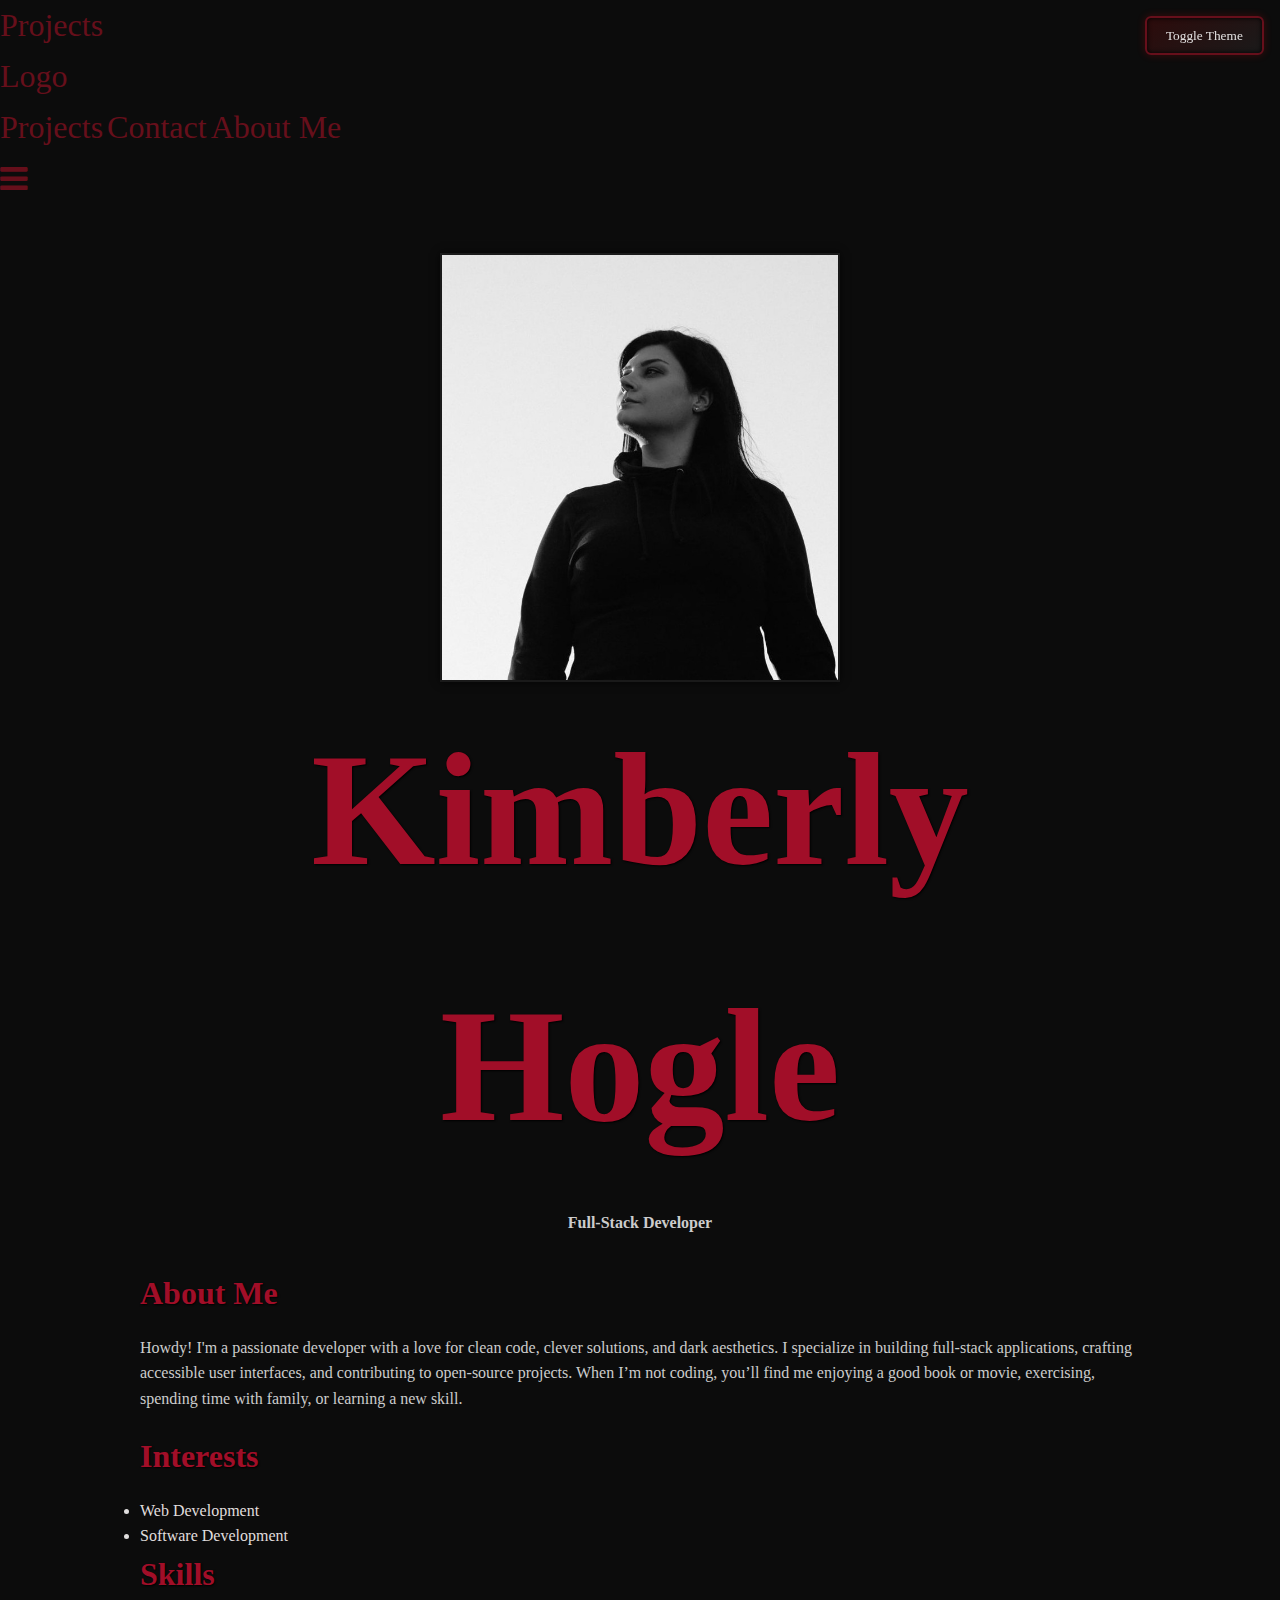
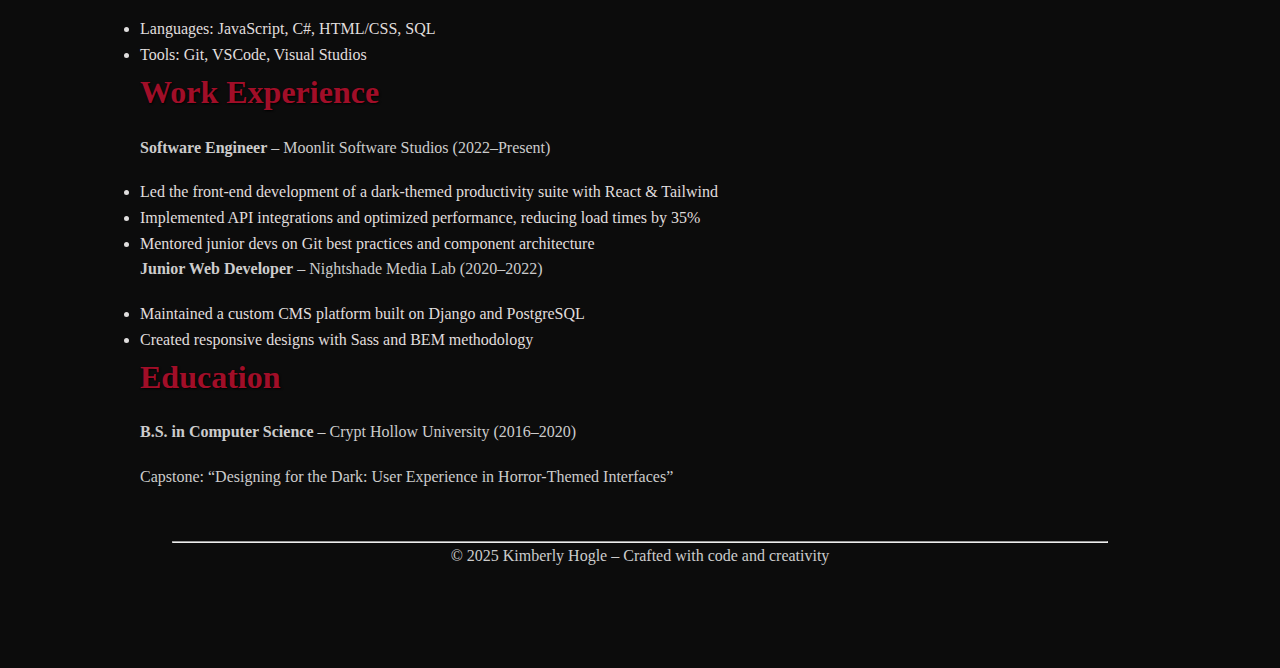
<file: index.html>
<!DOCTYPE html>
<html lang="en">
<head>
    <meta charset="UTF-8">
    <meta name="viewport" content="width=device-width, initial-scale=1.0">
    <link rel="javascript" type="text/javascript" href="javascript.js">
    <link rel="stylesheet" type="text/css" href="css/practice1.css">
    <link rel="stylesheet" href="https://cdnjs.cloudflare.com/ajax/libs/font-awesome/4.7.0/css/font-awesome.min.css">
    <title>Index</title>
</head>
<body>
    <a href="projects.html">Projects</a>



<!-- Top Navigation Menu -->
<div class="topnav">
  <a href="#home" class="active">Logo</a>
  <!-- Navigation links (hidden by default) -->
  <div id="myLinks">
    <a href="projects.html">Projects</a>
    <a href="contact.html">Contact</a>
    <a href="aboutme.html">About Me</a>
  </div>
  <!-- "Hamburger menu" / "Bar icon" to toggle the navigation links -->
  <a href="javascript:void(0);" class="icon" onclick="myFunction()">
    <i class="fa fa-bars"></i>
  </a>
</div>








  <button id="theme-toggle" class="button" style="position: fixed; top: 1rem; right: 1rem; z-index: 1000;">
    Toggle Theme
  </button>

  <div class="container">
    <header style="text-align: center; margin-bottom: 2rem;">
      <div class="image-overlay" style="max-width: 400px; margin: 0 auto;">
        <img src="kimhogle4.jpg" alt="Kimberly Hogle" />
      </div>
      <h1>Kimberly Hogle</h1>
      <p><strong>Full-Stack Developer</strong></p>
    </header>

    <section>
      <h2>About Me</h2>
      <p>
        Howdy! I'm a passionate developer with a love for clean code, clever solutions, and dark aesthetics.
        I specialize in building full-stack applications, crafting accessible user interfaces, and contributing to open-source projects.
        When I’m not coding, you’ll find me enjoying a good book or movie, exercising, spending time with family, or learning a new skill.
      </p>
    </section>

    <section>
      <h2>Interests</h2>
      <ul>
        <li>Web Development</li>
        <li>Software Development</li>

      </ul>
    </section>

    <section>
      <h2>Skills</h2>
      <ul>
        <li>Languages: JavaScript, C#, HTML/CSS, SQL</li>
        <li>Tools: Git, VSCode, Visual Studios</li>

      </ul>
    </section>

    <section>
      <h2>Work Experience</h2>
      <p><strong>Software Engineer</strong> – Moonlit Software Studios (2022–Present)</p>
      <ul>
        <li>Led the front-end development of a dark-themed productivity suite with React & Tailwind</li>
        <li>Implemented API integrations and optimized performance, reducing load times by 35%</li>
        <li>Mentored junior devs on Git best practices and component architecture</li>
      </ul>

      <p><strong>Junior Web Developer</strong> – Nightshade Media Lab (2020–2022)</p>
      <ul>
        <li>Maintained a custom CMS platform built on Django and PostgreSQL</li>
        <li>Created responsive designs with Sass and BEM methodology</li>
      </ul>
    </section>

    <section>
      <h2>Education</h2>
      <p><strong>B.S. in Computer Science</strong> – Crypt Hollow University (2016–2020)</p>
      <p>Capstone: “Designing for the Dark: User Experience in Horror-Themed Interfaces”</p>
    </section>
</body>
    <footer>
      <hr />
      <p>&copy; 2025 Kimberly Hogle – Crafted with code and creativity</p>
    </footer>
  </div>















<script>
  const toggle = document.getElementById('theme-toggle');
  const body = document.body;

  // Load saved preference
  if (localStorage.getItem('theme') === 'light') {
    body.classList.add('light-mode');
  }

  toggle.addEventListener('click', () => {
    body.classList.toggle('light-mode');
    const mode = body.classList.contains('light-mode') ? 'light' : 'dark';
    localStorage.setItem('theme', mode);
  });
</script>
</body>





</html>
</file>
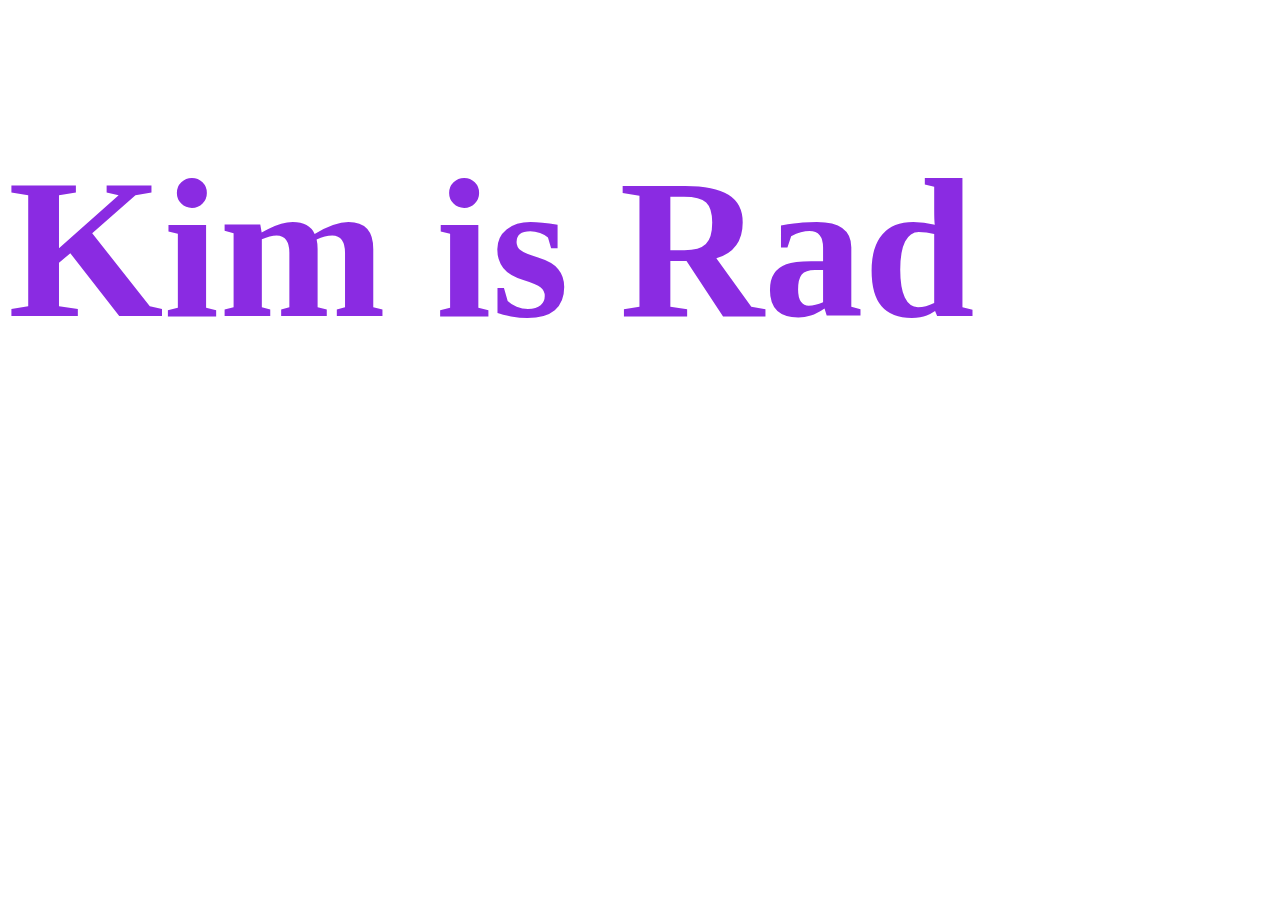
<file: practice1.html>
<!DOCTYPE html>
<html lang="en">
<head>
    <meta charset="UTF-8">
    <meta name="viewport" content="width=device-width, initial-scale=1.0">
    <link rel="stylesheet" type="text/css" href="practice1.css">
    <title>Document</title>
</head>
<body>
    <h1>Kim is Rad</h1>
</body>
</html>
</file>
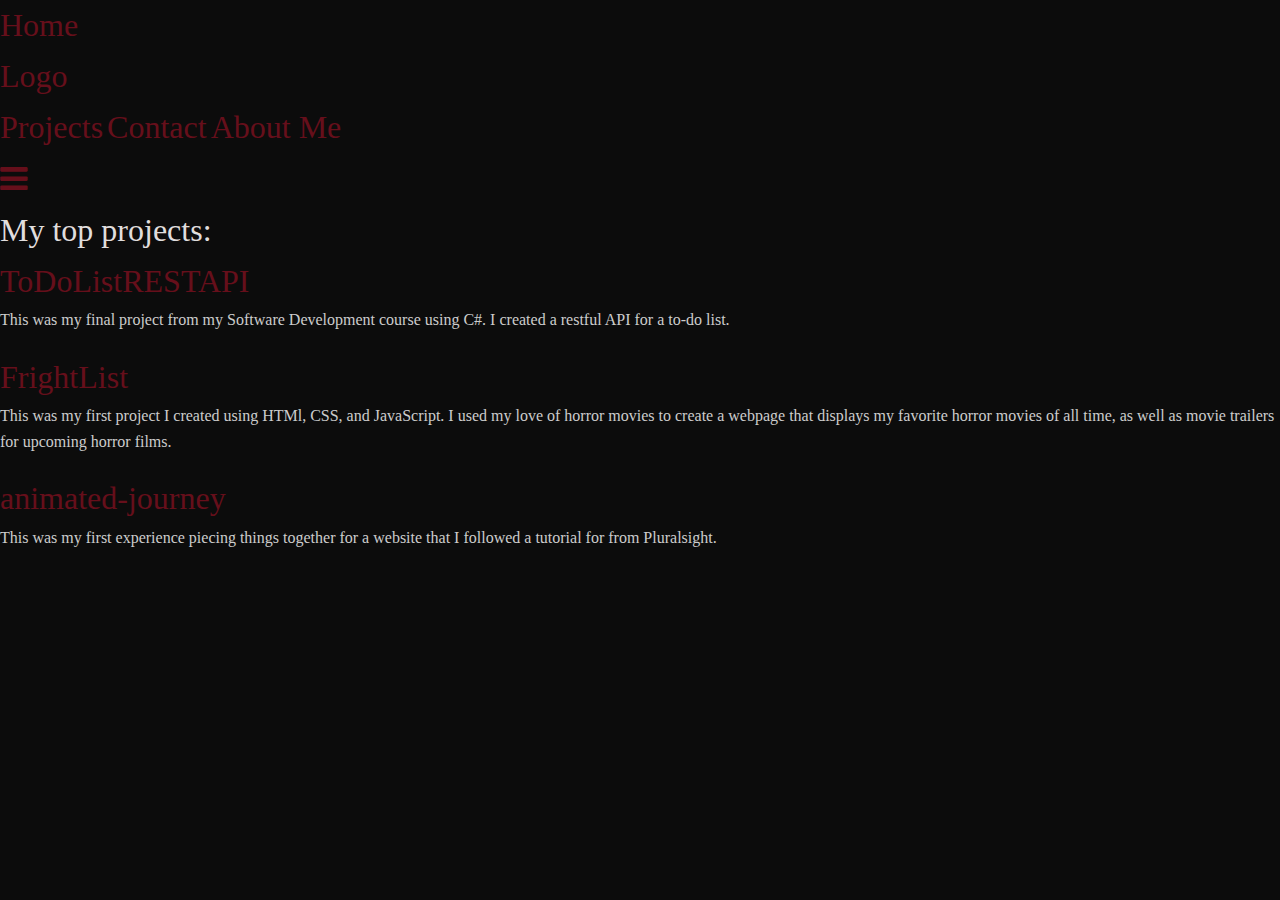
<file: projects.html>
<!DOCTYPE html>
<html lang="en">
<head>
    <meta charset="UTF-8">
    <meta name="viewport" content="width=device-width, initial-scale=1.0">
    <link rel="stylesheet" type="text/css" href="css/practice1.css">
    <link rel="javascript" type="text/javascript" href="javascript.js">
    <link rel="stylesheet" href="https://cdnjs.cloudflare.com/ajax/libs/font-awesome/4.7.0/css/font-awesome.min.css">
    <link rel="stylesheet" type="text/css" href="css/practice1.css">
    <title>Projects</title>
</head>
<body>
    <a href="index.html">Home</a>
<!-- Top Navigation Menu -->
<div class="topnav">
  <a href="#home" class="active">Logo</a>
  <!-- Navigation links (hidden by default) -->
  <div id="myLinks">
    <a href="projects.html">Projects</a>
    <a href="contact.html">Contact</a>
    <a href="aboutme.html">About Me</a>
  </div>
  <!-- "Hamburger menu" / "Bar icon" to toggle the navigation links -->
  <a href="javascript:void(0);" class="icon" onclick="myFunction()">
    <i class="fa fa-bars"></i>
  </a>
</div>





    <label>My top projects:</label></div>
    <div><label> <a href="https://github.com/kimhogle/ToDoListRESTAPI.git">ToDoListRESTAPI</a></label>
    <p>This was my final project from my Software Development course using C#. I created a restful API for a to-do list.</p>
    </div>
    <div><label> <a href="https://github.com/kimhogle/FrightList.git">FrightList</a></label>
    <p>This was my first project I created using HTMl, CSS, and JavaScript. I used my love of horror movies to create a webpage that displays my favorite horror movies of all time, as well as movie trailers for upcoming horror films.</p>
    </div>
    <div><label> <a href="https://github.com/kimhogle/animated-journey.git">animated-journey</a></label>
    <p>This was my first experience piecing things together for a website that I followed a tutorial for from Pluralsight.</p>
</div>










</body>
</html>
</file>
<file: css/practice1.css>
/* Import Gothic-style Google Fonts */
@import url('https://fonts.googleapis.com/css2?family=Roboto:wght@400;700&display=swap');

/* === BASE CSS VARIABLES === */
:root {
  --bg-color: #0c0c0c;
  --text-color: #e0dede;
  --accent-color: #a10e28;
  --link-color: #660f1b;
  --hover-color: #e31b44;
  --button-bg: #2d0b0b;
  --button-border: #660f1b;
  --image-overlay: rgba(0, 0, 0, 0.4);
  --shadow-color: rgba(0, 0, 0, 0.7);
}

/* === LIGHT MODE OVERRIDE === */
body.light-mode {
  --bg-color: #f4f1e9;
  --text-color: #2d1f1f;
  --accent-color: #5a0e18;
  --link-color: #871b24;
  --hover-color: #44090e;
  --button-bg: #dfd8cc;
  --button-border: #b19285;
  --image-overlay: rgba(255, 255, 255, 0.2);
  --shadow-color: rgba(100, 100, 100, 0.3);
}

/* === RESET & BASE === */
* {
  margin: 0;
  padding: 0;
  box-sizing: border-box;
}


.pirata-one-regular {
  font-family: "Pirata One", system-ui;
  font-weight: 400;
  font-style: normal;
}




html, body {
  font-family: 'Pirata One', serif;
  font-size: 16px;
  line-height: 1.6;
  background-color: var(--bg-color);
  color: var(--text-color);
  background-image: url('https://wallpapercave.com/wp/wp2182299.jpg');
}

/* === HEADINGS === */
h1, h2, h3, h4, h5, h6 {
  font-family: 'Pirata One', cursive;
  color: var(--accent-color);
  text-shadow: 1px 1px 2px #000;
  margin-bottom: 1rem;
}

h1 { font-size: 3rem; }
h2 { font-size: 1.5rem; }

/* === PARAGRAPH & TEXT === */
p {
  margin-bottom: 1.2rem;
  color: #ccc;
  font-size: 1rem;
}

/* === LINKS === */
a {
  color: var(--link-color);
  text-decoration: none;
  position: relative;
  transition: all 0.3s ease;
  font-size: 2rem ;
}

a::after {
  content: "";
  position: absolute;
  width: 100%;
  height: 2px;
  background: repeating-linear-gradient(to right, var(--accent-color), var(--accent-color) 5px, transparent 5px, transparent 10px);
  bottom: -2px;
  left: 0;
  opacity: 0;
  transition: opacity 0.3s ease;
}

a:hover {
  color: var(--hover-color);
}
a:hover::after {
  opacity: 1;
}

/* === BUTTONS === */
button, .button {
  font-family: 'Pirata One', serif;
  background: linear-gradient(145deg, var(--button-bg), #1a1a1a);
  border: 2px solid var(--button-border);
  color: var(--text-color);
  padding: 0.6rem 1.2rem;
  border-radius: 6px;
  cursor: pointer;
  box-shadow: inset 0 0 5px #000, 0 0 8px rgba(255, 0, 0, 0.2);
  transition: all 0.3s ease;
}

button:hover, .button:hover {
  background-color: #3a0e12;
  border-color: var(--accent-color);
  box-shadow: 0 0 10px var(--accent-color), inset 0 0 6px var(--accent-color);
}

/* === IMAGES === */
img {
  max-width: 100%;
  display: block;
  border: 2px solid #1a1a1a;

  box-shadow: 0 0 8px var(--shadow-color);
  position: relative;
}

/* === CONTAINERS & SECTIONS === */
.container {
  width: 90%;
  margin: 0 auto;
  padding: 2rem 0;
}

label {
  font-size: 2rem;
  color: var(--text-color);
}


div.contact-container {
  display: flex;
  flex-direction: column;
  align-items: center;
  justify-content: center;
  gap: 1rem;
  font-size: 2em;
  list-style: none;
}




.section {
  margin-bottom: 2rem;
  padding-top: 1.5rem;
  border-top: 1px solid #333;
}

/* === FOOTER === */
footer {
  text-align: center;
  color: #888;
  padding: 2rem;
  font-size: 0.9rem;
}

/* === NAVBAR (MOBILE FIRST) === */
.navbar {
  background: black;
  padding: 1rem;
  display: flex;
  justify-content: space-between;
  align-items: center;
  border-bottom: 3px solid var(--accent-color);
  box-shadow: 0 0 10px #3c0a17;
  flex-wrap: wrap;
}

.brand {
  font-size: 1.5rem;
  letter-spacing: 1px;
}

.hamburger {
  font-size: 1.8rem;
  background: none;
  border: none;
  color: #eaeaea;
  cursor: pointer;
  display: block;
}

.nav-links {
  list-style: none;
  display: none;
  flex-direction: column;
  gap: 1rem;
  width: 100%;
  padding: 1rem 0;
  background: #1a0f13;
  border-top: 1px solid var(--accent-color);
}

.nav-links li a {
  color: #eaeaea;
  text-decoration: none;
  padding: 0.5rem 1rem;
  display: block;
  border-radius: 5px;
  text-align: center;
}

.nav-links li a:hover {
  color: var(--accent-color);
}

.nav-links.active {
  display: flex;
}

/* === DESKTOP STYLES === */
@media (min-width: 769px) {
  h1 { font-size:  160px;; }
  h2 { font-size: 2rem; }



  .navbar {
    flex-wrap: nowrap;
  }

  .hamburger {
    display: none;
  }

  .nav-links {
    display: flex !important;
    flex-direction: row;
    gap: 2rem;
    width: auto;
    padding: 0;
    background: none;
    border-top: none;
  }

  .nav-links li a {
    text-align: left;
  }

  .container {
    max-width: 1000px;
    padding: 3rem 0;
  }

  .section {
    margin-bottom: 3rem;
    padding-top: 2rem;
  }
}


.repo-card {
  padding: 1rem;
  border-radius: 8px;
  box-shadow: 0 2px 5px rgba(0,0,0,0.1);
  transition: transform 0.2s;
}
.repo-card:hover {
  transform: scale(1.02);
}
.repo-card h3 a {
  color: #830000;
  text-decoration: none;
}
.repo-card p {
  color: red;
}


.repo-list {
/* Desktop */
@media (min-width: 768px) {
  .repo-list { display: grid; grid-template-columns: repeat(2, 1fr); gap: 2rem; }
}

/* Mobile */
@media (max-width: 767px) {
  .repo-list { display: flex; flex-direction: column; gap: 1rem; }
}
}
</file>
<file: practice1.css>
h1{
    color:blueviolet;
    font-size: 200px;
}
</file>
